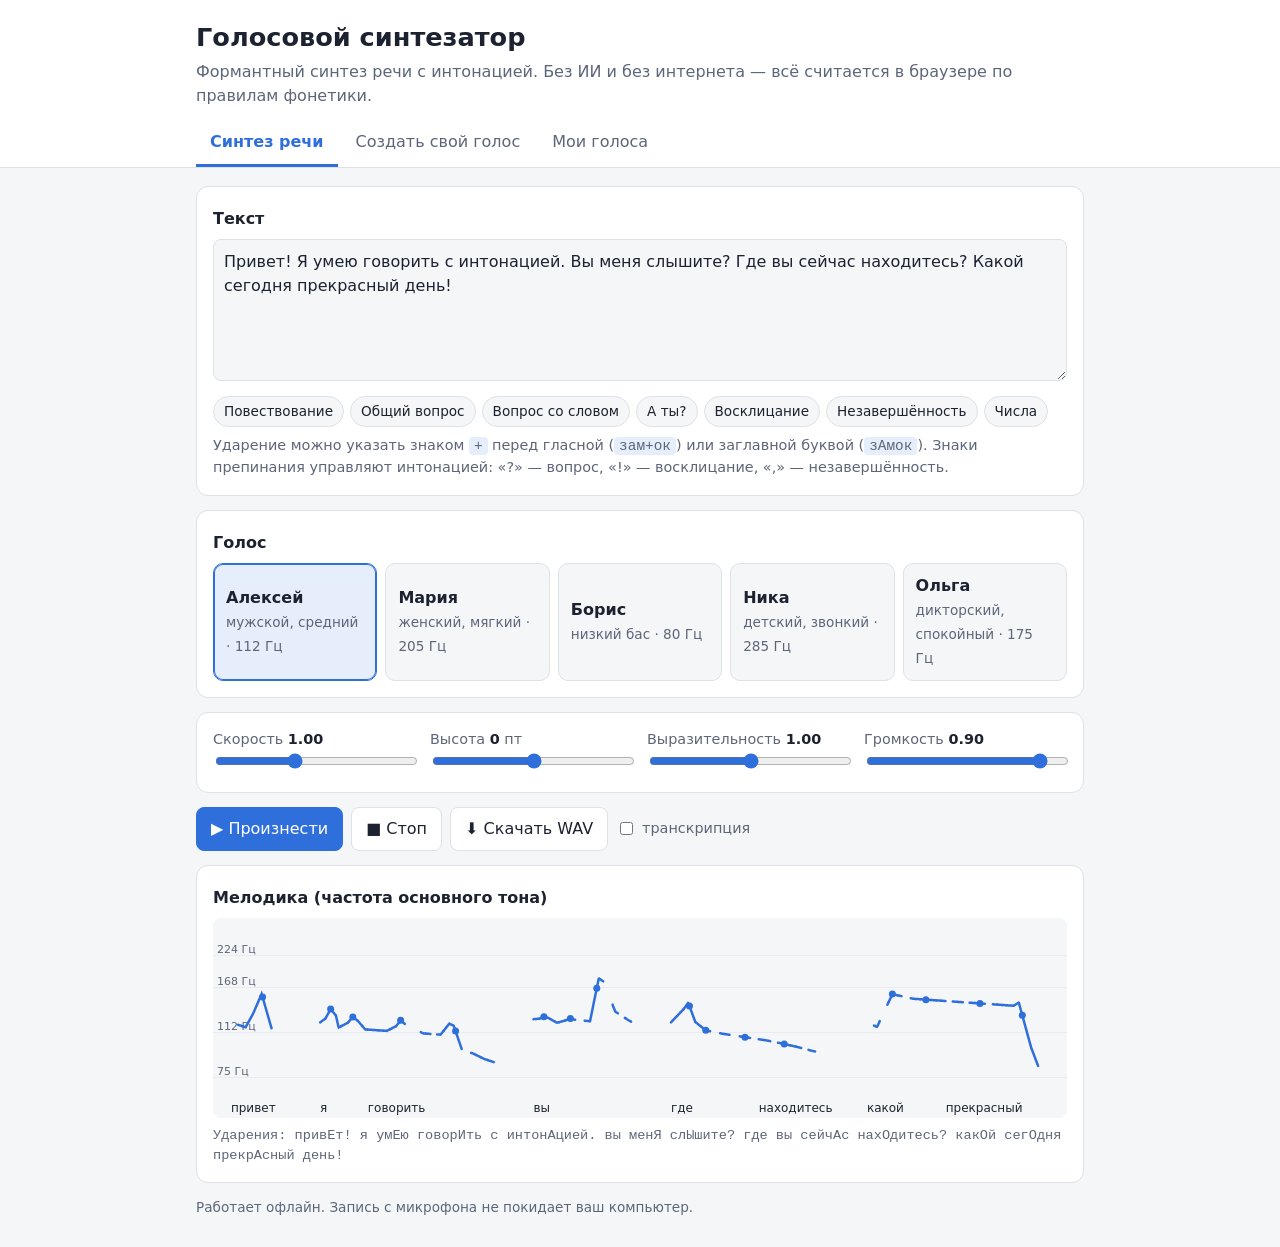
<file: index.html>
<!DOCTYPE html>
<html lang="ru">
<head>
  <meta charset="utf-8">
  <meta name="viewport" content="width=device-width, initial-scale=1, viewport-fit=cover">
  <title>Голосовой синтезатор</title>
  <meta name="description" content="Синтезатор речи с интонацией без ИИ: 5 системных голосов и создание своего голоса по записи.">
  <meta name="theme-color" content="#2f6fdb">
  <meta name="apple-mobile-web-app-capable" content="yes">
  <meta name="mobile-web-app-capable" content="yes">
  <meta name="apple-mobile-web-app-status-bar-style" content="default">
  <meta name="apple-mobile-web-app-title" content="Голос">
  <meta name="format-detection" content="telephone=no">
  <link rel="manifest" href="manifest.webmanifest">
  <link rel="apple-touch-icon" href="icons/apple-touch-icon.png">
  <link rel="icon" type="image/png" sizes="192x192" href="icons/icon-192.png">
  <link rel="stylesheet" href="css/style.css">
</head>
<body>
  <header class="top">
    <div class="wrap">
      <h1>Голосовой синтезатор</h1>
      <p class="sub">Формантный синтез речи с интонацией. Без ИИ и без интернета — всё считается в браузере по правилам фонетики.</p>
      <nav class="tabs" role="tablist">
        <button class="tab active" data-tab="synth" role="tab">Синтез речи</button>
        <button class="tab" data-tab="clone" role="tab">Создать свой голос</button>
        <button class="tab" data-tab="voices" role="tab">Мои голоса</button>
      </nav>
    </div>
  </header>

  <main class="wrap">
    <div id="iosInstall" class="card install hidden">
      <button id="iosInstallClose" class="close" aria-label="Закрыть">×</button>
      <b>Установите на iPhone</b>
      <ol>
        <li>Нажмите кнопку «Поделиться» <span class="share-ico" aria-hidden="true">⬆︎</span> внизу Safari.</li>
        <li>Выберите «На экран „Домой“» и нажмите «Добавить».</li>
      </ol>
      <p class="hint">Синтезатор появится на экране как приложение и будет работать без интернета. Совет: прибавьте громкость — звук идёт и в беззвучном режиме.</p>
    </div>
    <!-- ================= СИНТЕЗ ================= -->
    <section id="tab-synth" class="panel active">
      <div class="card">
        <label class="lbl" for="text">Текст</label>
        <textarea id="text" rows="5" spellcheck="false">Привет! Я умею говорить с интонацией. Вы меня слышите? Где вы сейчас находитесь? Какой сегодня прекрасный день!</textarea>
        <div class="examples" id="examples"></div>
        <p class="hint">Ударение можно указать знаком <code>+</code> перед гласной (<code>зам+ок</code>) или заглавной буквой (<code>зАмок</code>).
          Знаки препинания управляют интонацией: «?» — вопрос, «!» — восклицание, «,» — незавершённость.</p>
      </div>

      <div class="card">
        <div class="lbl">Голос</div>
        <div class="voices" id="voiceList"></div>
      </div>

      <div class="card controls">
        <div class="ctl">
          <label for="speed">Скорость <output id="speedOut">1.00</output></label>
          <input type="range" id="speed" min="0.5" max="1.8" step="0.05" value="1">
        </div>
        <div class="ctl">
          <label for="pitch">Высота <output id="pitchOut">0</output> пт</label>
          <input type="range" id="pitch" min="-8" max="8" step="1" value="0">
        </div>
        <div class="ctl">
          <label for="expr">Выразительность <output id="exprOut">1.00</output></label>
          <input type="range" id="expr" min="0" max="2" step="0.05" value="1">
        </div>
        <div class="ctl">
          <label for="volume">Громкость <output id="volumeOut">0.90</output></label>
          <input type="range" id="volume" min="0.1" max="1" step="0.05" value="0.9">
        </div>
      </div>

      <div class="actions">
        <button id="btnSpeak" class="btn primary">▶ Произнести</button>
        <button id="btnStop" class="btn">■ Стоп</button>
        <button id="btnWav" class="btn">⬇ Скачать WAV</button>
        <label class="chk"><input type="checkbox" id="showTr"> транскрипция</label>
      </div>

      <div class="card">
        <div class="lbl">Мелодика (частота основного тона)</div>
        <canvas id="pitchCanvas" height="200"></canvas>
        <div id="stressView" class="mono small"></div>
        <div id="trView" class="mono small hidden"></div>
      </div>
    </section>

    <!-- ================= СВОЙ ГОЛОС ================= -->
    <section id="tab-clone" class="panel">
      <ol class="steps" id="steps">
        <li data-step="1" class="current">Тишина</li>
        <li data-step="2">Фраза</li>
        <li data-step="3">Гласные</li>
        <li data-step="4">Готово</li>
      </ol>

      <div class="card step" id="step1">
        <h2>Вы в тихом месте?</h2>
        <p>Для хорошего результата нужна тишина: выключите музыку и телевизор, закройте окно, держите микрофон на расстоянии 15–30 см.</p>
        <p>Нажмите «Проверить тишину» и <b>помолчите 3 секунды</b> — мы измерим уровень фонового шума.</p>
        <div class="actions">
          <button id="btnNoise" class="btn primary">Да, проверить тишину</button>
          <button id="btnSkipNoise" class="btn ghost">Пропустить проверку</button>
        </div>
        <div class="meter"><div class="bar" id="meter1"></div></div>
        <div id="noiseResult" class="result"></div>
      </div>

      <div class="card step hidden" id="step2">
        <h2>Прочитайте фразу</h2>
        <p>Своим голосом или другим — как хотите, чтобы звучал новый голос. Читайте естественно, в обычном темпе, с интонацией (вопрос — как вопрос).</p>
        <blockquote id="phraseText" class="phrase"></blockquote>
        <div class="actions">
          <button id="btnRec2" class="btn rec">● Начать запись</button>
          <label class="btn ghost file">Загрузить аудиофайл<input type="file" id="file2" accept="audio/*" hidden></label>
        </div>
        <div class="meter"><div class="bar" id="meter2"></div></div>
        <div id="rec2Info" class="result"></div>
      </div>

      <div class="card step hidden" id="step3">
        <h2>Протяжно произнесите гласные</h2>
        <p>Скажите каждую гласную <b>протяжно (около секунды)</b>, делая паузу между ними:</p>
        <div class="vowels">А … О … У … Э … И … Ы</div>
        <p class="hint">Так мы точно измерим форманты — «отпечаток» формы вашего речевого тракта. Шаг можно пропустить: тогда тембр оценится по фразе.</p>
        <div class="actions">
          <button id="btnRec3" class="btn rec">● Начать запись</button>
          <label class="btn ghost file">Загрузить аудиофайл<input type="file" id="file3" accept="audio/*" hidden></label>
          <button id="btnSkipVowels" class="btn ghost">Пропустить</button>
        </div>
        <div class="meter"><div class="bar" id="meter3"></div></div>
        <div id="rec3Info" class="result"></div>
      </div>

      <div class="card step hidden" id="step4">
        <h2>Голос готов</h2>
        <div id="voiceReport"></div>
        <label class="lbl" for="voiceName">Название голоса</label>
        <input id="voiceName" type="text" maxlength="60" value="Мой голос">
        <label class="lbl" for="testText">Проверочная фраза</label>
        <input id="testText" type="text" value="Здравствуйте! Это мой новый синтезированный голос. Похоже получилось?">
        <div class="actions">
          <button id="btnTest" class="btn">▶ Прослушать</button>
          <button id="btnPlayOrig" class="btn ghost">▶ Оригинальная запись</button>
          <button id="btnSave" class="btn primary">Сохранить голос</button>
          <button id="btnRestart" class="btn ghost">Начать заново</button>
        </div>
        <div id="saveInfo" class="result"></div>
      </div>
    </section>

    <!-- ================= МОИ ГОЛОСА ================= -->
    <section id="tab-voices" class="panel">
      <div class="card">
        <h2>Сохранённые голоса</h2>
        <p class="hint">Голоса хранятся только в этом браузере. Их можно экспортировать в файл и загрузить на другом устройстве.</p>
        <div id="customList"></div>
        <div class="actions">
          <label class="btn ghost file">Импортировать голос (.json)<input type="file" id="importFile" accept=".json,application/json" hidden></label>
        </div>
        <div id="importInfo" class="result"></div>
      </div>
      <div class="card">
        <h2>Как это работает</h2>
        <ul class="about">
          <li><b>Текст → звуки.</b> Числа читаются прописью, ставится ударение (словарь, суффиксы, «ё», ваша разметка), применяются правила русской орфоэпии: аканье, иканье, оглушение, ассимиляция, мягкость.</li>
          <li><b>Интонация.</b> Мелодика строится по интонационным конструкциям русского языка (ИК-1…ИК-5): повествование, вопросы с вопросительным словом и без, сопоставление «А ты?», восклицание, незавершённость перед запятой; плюс деклинация, фразовые акценты, удлинение перед паузой.</li>
          <li><b>Звук.</b> Формантный синтезатор (схема Клатта): голосовой источник с джиттером и придыханием, резонаторы речевого тракта, шумовые источники для согласных.</li>
          <li><b>Свой голос.</b> По записи измеряются высота и диапазон тона (алгоритм YIN), форманты гласных (линейное предсказание), яркость тембра, придыхание и темп. Там, где нужно, параметры подбираются «анализом через синтез»: синтезатор произносит ту же фразу, и параметры подгоняются, пока измерения не совпадут.</li>
        </ul>
      </div>
    </section>
  </main>

  <footer class="wrap foot">Работает офлайн. Запись с микрофона не покидает ваш компьютер.</footer>

  <script src="js/dsp.js"></script>
  <script src="js/phonemes.js"></script>
  <script src="js/g2p.js"></script>
  <script src="js/prosody.js"></script>
  <script src="js/synth.js"></script>
  <script src="js/voices.js"></script>
  <script src="js/analyzer.js"></script>
  <script src="js/app.js"></script>
</body>
</html>
</file>
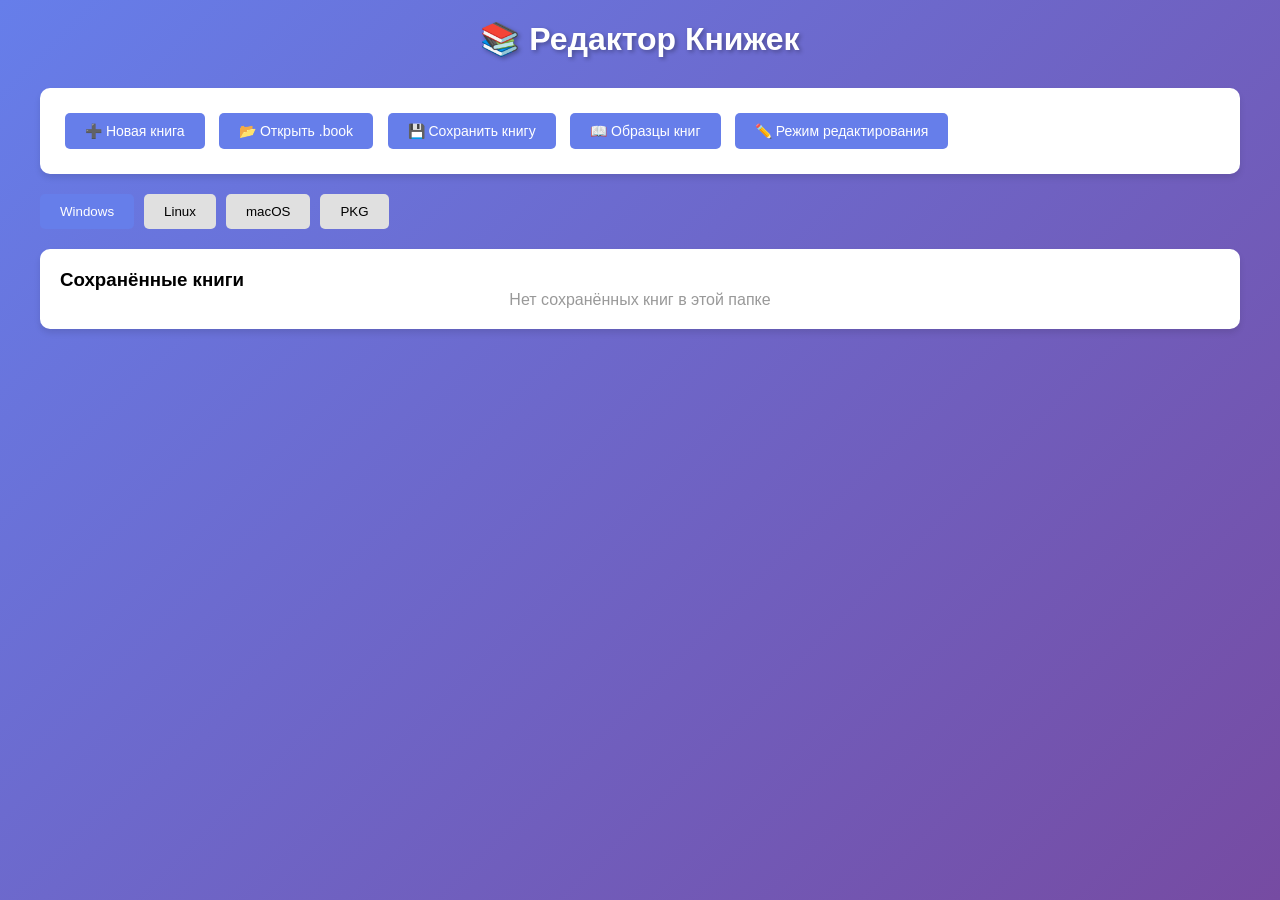
<file: book-editor/index.html>
<!DOCTYPE html>
<html lang="ru">
<head>
    <meta charset="UTF-8">
    <meta name="viewport" content="width=device-width, initial-scale=1.0">
    <title>Редактор Книжек</title>
    <style>
        * {
            margin: 0;
            padding: 0;
            box-sizing: border-box;
        }

        body {
            font-family: 'Segoe UI', Tahoma, Geneva, Verdana, sans-serif;
            background: linear-gradient(135deg, #667eea 0%, #764ba2 100%);
            min-height: 100vh;
            padding: 20px;
        }

        .container {
            max-width: 1200px;
            margin: 0 auto;
        }

        h1 {
            text-align: center;
            color: white;
            margin-bottom: 30px;
            text-shadow: 2px 2px 4px rgba(0,0,0,0.3);
        }

        .toolbar {
            background: white;
            padding: 20px;
            border-radius: 10px;
            margin-bottom: 20px;
            box-shadow: 0 4px 6px rgba(0,0,0,0.1);
        }

        .toolbar button {
            background: #667eea;
            color: white;
            border: none;
            padding: 10px 20px;
            margin: 5px;
            border-radius: 5px;
            cursor: pointer;
            font-size: 14px;
            transition: all 0.3s;
        }

        .toolbar button:hover {
            background: #5568d3;
            transform: translateY(-2px);
        }

        .toolbar input[type="file"] {
            display: none;
        }

        .book-container {
            background: white;
            border-radius: 10px;
            padding: 30px;
            box-shadow: 0 4px 6px rgba(0,0,0,0.1);
        }

        .page {
            display: none;
            animation: fadeIn 0.5s;
        }

        .page.active {
            display: block;
        }

        @keyframes fadeIn {
            from { opacity: 0; transform: translateY(20px); }
            to { opacity: 1; transform: translateY(0); }
        }

        .page-editor {
            border: 2px dashed #ddd;
            border-radius: 10px;
            padding: 20px;
            margin-bottom: 20px;
            min-height: 400px;
        }

        .page-editor textarea {
            width: 100%;
            min-height: 150px;
            border: 1px solid #ddd;
            border-radius: 5px;
            padding: 15px;
            font-size: 16px;
            resize: vertical;
            margin-top: 15px;
        }

        .page-image {
            max-width: 100%;
            max-height: 300px;
            border-radius: 10px;
            margin: 15px 0;
            display: block;
        }

        .navigation {
            display: flex;
            justify-content: center;
            align-items: center;
            gap: 20px;
            margin: 20px 0;
        }

        .navigation button {
            background: #667eea;
            color: white;
            border: none;
            padding: 12px 25px;
            border-radius: 5px;
            cursor: pointer;
            font-size: 16px;
        }

        .navigation button:disabled {
            background: #ccc;
            cursor: not-allowed;
        }

        .page-indicator {
            font-size: 18px;
            color: #333;
            font-weight: bold;
        }

        .modal {
            display: none;
            position: fixed;
            top: 0;
            left: 0;
            width: 100%;
            height: 100%;
            background: rgba(0,0,0,0.5);
            z-index: 1000;
            justify-content: center;
            align-items: center;
        }

        .modal.active {
            display: flex;
        }

        .modal-content {
            background: white;
            padding: 30px;
            border-radius: 10px;
            max-width: 500px;
            width: 90%;
        }

        .modal-content h2 {
            margin-bottom: 20px;
            color: #667eea;
        }

        .modal-content input,
        .modal-content textarea {
            width: 100%;
            padding: 10px;
            margin: 10px 0;
            border: 1px solid #ddd;
            border-radius: 5px;
        }

        .sample-books {
            display: grid;
            grid-template-columns: repeat(auto-fit, minmax(200px, 1fr));
            gap: 20px;
            margin-top: 20px;
        }

        .sample-book {
            background: #f5f5f5;
            padding: 20px;
            border-radius: 10px;
            cursor: pointer;
            transition: all 0.3s;
            text-align: center;
        }

        .sample-book:hover {
            background: #667eea;
            color: white;
            transform: scale(1.05);
        }

        .folder-tabs {
            display: flex;
            gap: 10px;
            margin-bottom: 20px;
        }

        .folder-tab {
            padding: 10px 20px;
            background: #e0e0e0;
            border: none;
            border-radius: 5px;
            cursor: pointer;
            transition: all 0.3s;
        }

        .folder-tab.active {
            background: #667eea;
            color: white;
        }

        .file-list {
            background: white;
            border-radius: 10px;
            padding: 20px;
            margin-top: 20px;
            box-shadow: 0 4px 6px rgba(0,0,0,0.1);
        }

        .file-item {
            padding: 10px;
            border-bottom: 1px solid #eee;
            display: flex;
            justify-content: space-between;
            align-items: center;
        }

        .file-item:last-child {
            border-bottom: none;
        }

        .file-actions button {
            margin-left: 5px;
            padding: 5px 10px;
            font-size: 12px;
        }

        .btn-edit { background: #4CAF50; }
        .btn-delete { background: #f44336; }
        .btn-open { background: #2196F3; }
    </style>
</head>
<body>
    <div class="container">
        <h1>📚 Редактор Книжек</h1>

        <div class="toolbar">
            <button onclick="createNewBook()">➕ Новая книга</button>
            <button onclick="document.getElementById('fileInput').click()">📂 Открыть .book</button>
            <input type="file" id="fileInput" accept=".book" onchange="loadBookFile(event)">
            <button onclick="saveBook()">💾 Сохранить книгу</button>
            <button onclick="showSampleBooks()">📖 Образцы книг</button>
            <button onclick="toggleEditMode()">✏️ Режим редактирования</button>
        </div>

        <div class="folder-tabs">
            <button class="folder-tab active" onclick="switchFolder('windows')">Windows</button>
            <button class="folder-tab" onclick="switchFolder('linux')">Linux</button>
            <button class="folder-tab" onclick="switchFolder('macos')">macOS</button>
            <button class="folder-tab" onclick="switchFolder('pkg')">PKG</button>
        </div>

        <div class="file-list" id="fileList">
            <h3>Сохранённые книги</h3>
            <div id="filesContainer"></div>
        </div>

        <div class="book-container" id="bookContainer" style="display: none;">
            <div class="navigation">
                <button onclick="previousPage()" id="prevBtn">← Назад</button>
                <span class="page-indicator" id="pageIndicator">Страница 1 из 6</span>
                <button onclick="nextPage()" id="nextBtn">Вперёд →</button>
            </div>

            <div id="pagesContainer"></div>

            <div class="navigation">
                <button onclick="addPage()" id="addPageBtn" style="display: none;">+ Добавить страницу</button>
                <button onclick="deletePage()" id="deletePageBtn" style="display: none; background: #f44336;">🗑️ Удалить страницу</button>
            </div>
        </div>
    </div>

    <!-- Modal for new book -->
    <div class="modal" id="newBookModal">
        <div class="modal-content">
            <h2>Создать новую книгу</h2>
            <input type="text" id="bookTitle" placeholder="Название книги">
            <textarea id="bookDescription" placeholder="Описание (необязательно)" rows="3"></textarea>
            <div style="margin-top: 20px;">
                <button onclick="confirmNewBook()" style="background: #667eea; color: white; border: none; padding: 10px 20px; border-radius: 5px; cursor: pointer;">Создать</button>
                <button onclick="closeModal('newBookModal')" style="background: #ccc; color: #333; border: none; padding: 10px 20px; border-radius: 5px; cursor: pointer; margin-left: 10px;">Отмена</button>
            </div>
        </div>
    </div>

    <!-- Modal for sample books -->
    <div class="modal" id="sampleModal">
        <div class="modal-content">
            <h2>📖 Выберите образец книги</h2>
            <div class="sample-books" id="sampleBooksContainer"></div>
            <button onclick="closeModal('sampleModal')" style="margin-top: 20px; background: #ccc; color: #333; border: none; padding: 10px 20px; border-radius: 5px; cursor: pointer; width: 100%;">Закрыть</button>
        </div>
    </div>

    <script>
        let currentBook = null;
        let currentPage = 0;
        let editMode = false;
        let currentFolder = 'windows';
        let savedBooks = JSON.parse(localStorage.getItem('savedBooks') || '{}');

        // Initialize
        document.addEventListener('DOMContentLoaded', () => {
            updateFileList();
        });

        function switchFolder(folder) {
            currentFolder = folder;
            document.querySelectorAll('.folder-tab').forEach(tab => {
                tab.classList.remove('active');
                if (tab.textContent.toLowerCase().includes(folder)) {
                    tab.classList.add('active');
                }
            });
            updateFileList();
        }

        function updateFileList() {
            const container = document.getElementById('filesContainer');
            const folderBooks = savedBooks[currentFolder] || [];
            
            if (folderBooks.length === 0) {
                container.innerHTML = '<p style="color: #999; text-align: center;">Нет сохранённых книг в этой папке</p>';
                return;
            }

            container.innerHTML = folderBooks.map((book, index) => `
                <div class="file-item">
                    <div>
                        <strong>${book.title}</strong>
                        <br><small>${book.pages ? book.pages.length : 0} страниц | ${new Date(book.savedAt).toLocaleDateString()}</small>
                    </div>
                    <div class="file-actions">
                        <button class="btn-open" onclick="openSavedBook(${index})">Открыть</button>
                        <button class="btn-delete" onclick="deleteSavedBook(${index})">Удалить</button>
                    </div>
                </div>
            `).join('');
        }

        function createNewBook() {
            document.getElementById('newBookModal').classList.add('active');
        }

        function confirmNewBook() {
            const title = document.getElementById('bookTitle').value.trim();
            if (!title) {
                alert('Введите название книги!');
                return;
            }

            currentBook = {
                title: title,
                description: document.getElementById('bookDescription').value.trim(),
                pages: [
                    { text: '', image: null }
                ],
                savedAt: new Date().toISOString()
            };

            currentPage = 0;
            editMode = true;
            renderBook();
            closeModal('newBookModal');
            document.getElementById('bookContainer').style.display = 'block';
        }

        function renderBook() {
            if (!currentBook) return;

            const container = document.getElementById('pagesContainer');
            const page = currentBook.pages[currentPage];

            container.innerHTML = `
                <div class="page active">
                    <div class="page-editor">
                        ${page.image ? `<img src="${page.image}" class="page-image" alt="Illustration">` : ''}
                        ${editMode ? `
                            <label style="display: inline-block; background: #667eea; color: white; padding: 10px 20px; border-radius: 5px; cursor: pointer; margin: 10px 0;">
                                📷 Загрузить картинку
                                <input type="file" accept="image/*" onchange="uploadImage(event)" style="display: none;">
                            </label>
                            <button onclick="removeImage()" style="background: #f44336; color: white; border: none; padding: 10px 20px; border-radius: 5px; cursor: pointer; margin: 10px 0;">❌ Удалить картинку</button>
                        ` : ''}
                        <textarea 
                            placeholder="${editMode ? 'Введите текст страницы...' : ''}" 
                            ${editMode ? '' : 'readonly'}
                            onchange="updatePageText(this.value)"
                        >${page.text}</textarea>
                    </div>
                </div>
            `;

            updateNavigation();
        }

        function uploadImage(event) {
            const file = event.target.files[0];
            if (file) {
                const reader = new FileReader();
                reader.onload = function(e) {
                    currentBook.pages[currentPage].image = e.target.result;
                    renderBook();
                };
                reader.readAsDataURL(file);
            }
        }

        function removeImage() {
            currentBook.pages[currentPage].image = null;
            renderBook();
        }

        function updatePageText(text) {
            currentBook.pages[currentPage].text = text;
        }

        function updateNavigation() {
            document.getElementById('pageIndicator').textContent = `Страница ${currentPage + 1} из ${currentBook.pages.length}`;
            document.getElementById('prevBtn').disabled = currentPage === 0;
            document.getElementById('nextBtn').disabled = currentPage === currentBook.pages.length - 1;
            document.getElementById('addPageBtn').style.display = editMode ? 'inline-block' : 'none';
            document.getElementById('deletePageBtn').style.display = editMode && currentBook.pages.length > 1 ? 'inline-block' : 'none';
        }

        function nextPage() {
            if (currentPage < currentBook.pages.length - 1) {
                currentPage++;
                renderBook();
            }
        }

        function previousPage() {
            if (currentPage > 0) {
                currentPage--;
                renderBook();
            }
        }

        function addPage() {
            currentBook.pages.push({ text: '', image: null });
            currentPage = currentBook.pages.length - 1;
            renderBook();
        }

        function deletePage() {
            if (currentBook.pages.length > 1) {
                if (confirm('Удалить эту страницу?')) {
                    currentBook.pages.splice(currentPage, 1);
                    if (currentPage >= currentBook.pages.length) {
                        currentPage = currentBook.pages.length - 1;
                    }
                    renderBook();
                }
            }
        }

        function saveBook() {
            if (!currentBook) {
                alert('Нет открытой книги для сохранения!');
                return;
            }

            if (!savedBooks[currentFolder]) {
                savedBooks[currentFolder] = [];
            }

            const existingIndex = savedBooks[currentFolder].findIndex(b => b.title === currentBook.title);
            currentBook.savedAt = new Date().toISOString();

            if (existingIndex >= 0) {
                savedBooks[currentFolder][existingIndex] = currentBook;
            } else {
                savedBooks[currentFolder].push(currentBook);
            }

            localStorage.setItem('savedBooks', JSON.stringify(savedBooks));
            updateFileList();
            alert(`Книга "${currentBook.title}" сохранена в папку ${currentFolder}!`);
        }

        function openSavedBook(index) {
            currentBook = JSON.parse(JSON.stringify(savedBooks[currentFolder][index]));
            currentPage = 0;
            editMode = false;
            document.getElementById('bookContainer').style.display = 'block';
            renderBook();
        }

        function deleteSavedBook(index) {
            if (confirm('Вы уверены, что хотите удалить эту книгу?')) {
                savedBooks[currentFolder].splice(index, 1);
                localStorage.setItem('savedBooks', JSON.stringify(savedBooks));
                updateFileList();
            }
        }

        function loadBookFile(event) {
            const file = event.target.files[0];
            if (file) {
                const reader = new FileReader();
                reader.onload = function(e) {
                    try {
                        currentBook = JSON.parse(e.target.result);
                        currentPage = 0;
                        editMode = true;
                        document.getElementById('bookContainer').style.display = 'block';
                        renderBook();
                        alert(`Книга "${currentBook.title}" загружена!`);
                    } catch (error) {
                        alert('Ошибка при загрузке файла!');
                    }
                };
                reader.readAsText(file);
            }
        }

        function saveBookToFile() {
            if (!currentBook) {
                alert('Нет книги для экспорта!');
                return;
            }

            const dataStr = JSON.stringify(currentBook, null, 2);
            const dataBlob = new Blob([dataStr], { type: 'application/json' });
            const url = URL.createObjectURL(dataBlob);
            const link = document.createElement('a');
            link.href = url;
            link.download = `${currentBook.title.replace(/[^a-z0-9]/gi, '_')}.book`;
            link.click();
            URL.revokeObjectURL(url);
        }

        function toggleEditMode() {
            if (!currentBook) {
                alert('Сначала откройте или создайте книгу!');
                return;
            }
            editMode = !editMode;
            renderBook();
            alert(editMode ? 'Режим редактирования включён' : 'Режим чтения включён');
        }

        function showSampleBooks() {
            const container = document.getElementById('sampleBooksContainer');
            container.innerHTML = `
                <div class="sample-book" onclick="loadSampleBook('future')">
                    <h3>🚀 Путешествие в будущее</h3>
                    <p>История о технологиях завтрашнего дня</p>
                    <small>6 страниц</small>
                </div>
                <div class="sample-book" onclick="loadSampleBook('space')">
                    <h3>🌟 Космические приключения</h3>
                    <p>Путешествие к звёздам</p>
                    <small>6 страниц</small>
                </div>
                <div class="sample-book" onclick="loadSampleBook('nature')">
                    <h3>🌿 Чудеса природы</h3>
                    <p>Удивительный мир вокруг нас</p>
                    <small>6 страниц</small>
                </div>
            `;
            document.getElementById('sampleModal').classList.add('active');
        }

        function loadSampleBook(type) {
            const samples = {
                future: {
                    title: 'Путешествие в будущее',
                    description: 'История о технологиях завтрашнего дня',
                    pages: [
                        {
                            text: 'Глава 1: Начало пути\n\n2050 год. Алекс проснулся в своей умной капсуле, которая мягко разбудила его симуляцией рассвета. За окном парили летающие автомобили, а небо было чистым благодаря экологическим куполам.',
                            image: generatePlaceholder('city')
                        },
                        {
                            text: 'Глава 2: Утро будущего\n\nЗавтрак приготовил робот-помощник. Еда была напечатана на 3D-принтере с учётом всех необходимых витаминов. Алекс проверил новости через нейроинтерфейс — прямая связь с интернетом!',
                            image: generatePlaceholder('robot')
                        },
                        {
                            text: 'Глава 3: Работа в виртуальности\n\nАлекс работал архитектором виртуальных миров. Он надевал лёгкий шлем и оказывался в цифровом пространстве, где создавал целые города силой мысли.',
                            image: generatePlaceholder('vr')
                        },
                        {
                            text: 'Глава 4: Обед с друзьями\n\nВ обеденный перерыв Алекс встретился с друзьями в голографическом кафе. Они могли быть в разных странах, но чувствовали себя рядом благодаря технологии полного присутствия.',
                            image: generatePlaceholder('friends')
                        },
                        {
                            text: 'Глава 5: Вечерние открытия\n\nПосле работы Алекс посетил музей космических достижений. Люди уже колонизировали Марс и добывали ресурсы на астероидах. Мечты становились реальностью!',
                            image: generatePlaceholder('space')
                        },
                        {
                            text: 'Глава 6: Надежды на завтра\n\nЛожась спать, Алекс думал о том, какое будущее ждёт его детей. Мир стал лучше благодаря технологиям и заботе о планете. Завтра начнётся новое приключение!',
                            image: generatePlaceholder('stars')
                        }
                    ]
                },
                space: {
                    title: 'Космические приключения',
                    description: 'Путешествие к звёздам',
                    pages: [
                        { text: 'Глава 1: Старт ракеты', image: generatePlaceholder('rocket') },
                        { text: 'Глава 2: Невесомость', image: generatePlaceholder('space') },
                        { text: 'Глава 3: Лунная база', image: generatePlaceholder('moon') },
                        { text: 'Глава 4: Марсианский пейзаж', image: generatePlaceholder('mars') },
                        { text: 'Глава 5: Глубокий космос', image: generatePlaceholder('galaxy') },
                        { text: 'Глава 6: Возвращение домой', image: generatePlaceholder('earth') }
                    ]
                },
                nature: {
                    title: 'Чудеса природы',
                    description: 'Удивительный мир вокруг нас',
                    pages: [
                        { text: 'Глава 1: Утренний лес', image: generatePlaceholder('forest') },
                        { text: 'Глава 2: Горные вершины', image: generatePlaceholder('mountain') },
                        { text: 'Глава 3: Океанские глубины', image: generatePlaceholder('ocean') },
                        { text: 'Глава 4: Пустынные дюны', image: generatePlaceholder('desert') },
                        { text: 'Глава 5: Полярное сияние', image: generatePlaceholder('aurora') },
                        { text: 'Глава 6: Цветущий сад', image: generatePlaceholder('garden') }
                    ]
                }
            };

            currentBook = JSON.parse(JSON.stringify(samples[type]));
            currentPage = 0;
            editMode = true;
            document.getElementById('bookContainer').style.display = 'block';
            renderBook();
            closeModal('sampleModal');
        }

        function generatePlaceholder(type) {
            const colors = {
                city: '667eea',
                robot: '764ba2',
                vr: 'f093fb',
                friends: 'f5576c',
                space: '4facfe',
                stars: '43e97b',
                rocket: 'fa709a',
                moon: 'fee140',
                mars: 'fa709a',
                galaxy: 'a18cd1',
                earth: '4facfe',
                forest: '43e97b',
                mountain: 'a18cd1',
                ocean: '4facfe',
                desert: 'fee140',
                aurora: 'f093fb',
                garden: '43e97b'
            };
            return `https://placehold.co/600x400/${colors[type] || '667eea'}/ffffff?text=${encodeURIComponent(type)}`;
        }

        function closeModal(modalId) {
            document.getElementById(modalId).classList.remove('active');
        }

        // Close modals on outside click
        window.onclick = function(event) {
            if (event.target.classList.contains('modal')) {
                event.target.classList.remove('active');
            }
        }
    </script>
</body>
</html>
</file>
<file: css/style.css>
:root {
  --bg: #f5f6f8;
  --card: #ffffff;
  --text: #1c2230;
  --muted: #5d6679;
  --line: #dde1e8;
  --accent: #2f6fdb;
  --accent-soft: #e6eefc;
  --rec: #d83a3a;
  --ok: #1f8a4c;
  --warn: #b7791f;
  --bad: #c53030;
  --curve: #2f6fdb;
  --grid: #e8ebf0;
}
@media (prefers-color-scheme: dark) {
  :root {
    --bg: #12151b;
    --card: #1b2029;
    --text: #e6e9ef;
    --muted: #9aa3b5;
    --line: #2d3442;
    --accent: #6c9cf0;
    --accent-soft: #233151;
    --rec: #ef6464;
    --ok: #4cc47f;
    --warn: #e0a84a;
    --bad: #f07070;
    --curve: #7aa7f5;
    --grid: #262c38;
  }
}
* { box-sizing: border-box; }
html { -webkit-text-size-adjust: 100%; }
body {
  margin: 0;
  padding-left: env(safe-area-inset-left);
  padding-right: env(safe-area-inset-right);
  -webkit-tap-highlight-color: transparent;
  background: var(--bg);
  color: var(--text);
  font: 16px/1.5 system-ui, -apple-system, "Segoe UI", Roboto, sans-serif;
}
.wrap { max-width: 920px; margin: 0 auto; padding: 0 16px; }
.top { background: var(--card); border-bottom: 1px solid var(--line); padding-top: calc(18px + env(safe-area-inset-top)); margin-bottom: 18px; }
button, .btn, .chip, .voice, .tab, input[type=range] { touch-action: manipulation; }
.install { position: relative; border-color: var(--accent); background: var(--accent-soft); }
.install ol { margin: 6px 0; padding-left: 20px; }
.install .close { position: absolute; top: 6px; right: 8px; border: 0; background: none; color: var(--muted); font-size: 1.5rem; line-height: 1; padding: 6px; cursor: pointer; }
.share-ico { display: inline-block; border: 1px solid var(--accent); border-radius: 4px; padding: 0 4px; color: var(--accent); }
h1 { margin: 0; font-size: 1.6rem; }
h2 { margin: 0 0 8px; font-size: 1.2rem; }
.sub { margin: 4px 0 12px; color: var(--muted); }
.tabs { display: flex; gap: 4px; flex-wrap: wrap; }
.tab {
  border: 0; background: none; color: var(--muted); font: inherit; padding: 10px 14px; cursor: pointer;
  border-bottom: 3px solid transparent;
}
.tab.active { color: var(--accent); border-bottom-color: var(--accent); font-weight: 600; }
.panel { display: none; }
.panel.active { display: block; }
.card { background: var(--card); border: 1px solid var(--line); border-radius: 12px; padding: 16px; margin-bottom: 14px; }
.lbl { display: block; font-weight: 600; margin: 4px 0 8px; }
textarea, input[type=text] {
  width: 100%; font: inherit; color: var(--text); background: var(--bg); border: 1px solid var(--line);
  border-radius: 8px; padding: 10px; resize: vertical;
}
.hint { color: var(--muted); font-size: 0.9rem; margin: 8px 0 0; }
code { background: var(--accent-soft); padding: 1px 5px; border-radius: 4px; }
.examples { display: flex; flex-wrap: wrap; gap: 6px; margin-top: 8px; }
.chip {
  border: 1px solid var(--line); background: var(--bg); color: var(--text); border-radius: 999px;
  padding: 4px 10px; font: inherit; font-size: 0.85rem; cursor: pointer;
}
.chip:hover { border-color: var(--accent); }
.voices { display: grid; grid-template-columns: repeat(auto-fill, minmax(160px, 1fr)); gap: 8px; }
.voice {
  text-align: left; border: 1px solid var(--line); background: var(--bg); color: var(--text); border-radius: 10px;
  padding: 10px 12px; cursor: pointer; font: inherit;
}
.voice b { display: block; }
.voice span { color: var(--muted); font-size: 0.85rem; }
.voice.sel { border-color: var(--accent); background: var(--accent-soft); box-shadow: inset 0 0 0 1px var(--accent); }
.voice .tag { display: inline-block; font-size: 0.7rem; color: var(--accent); margin-left: 4px; }
.controls { display: grid; grid-template-columns: repeat(auto-fit, minmax(190px, 1fr)); gap: 14px; }
.ctl label { display: block; font-size: 0.9rem; color: var(--muted); }
.ctl output { color: var(--text); font-weight: 600; }
input[type=range] { width: 100%; accent-color: var(--accent); }
.actions { display: flex; flex-wrap: wrap; gap: 8px; align-items: center; margin: 10px 0 14px; }
.btn {
  border: 1px solid var(--line); background: var(--card); color: var(--text); border-radius: 8px;
  padding: 9px 14px; font: inherit; cursor: pointer;
}
.btn:hover { border-color: var(--accent); }
.btn:disabled { opacity: 0.5; cursor: default; }
.btn.primary { background: var(--accent); color: #fff; border-color: var(--accent); }
.btn.rec { color: var(--rec); border-color: var(--rec); font-weight: 600; }
.btn.rec.on { background: var(--rec); color: #fff; }
.btn.ghost { background: transparent; }
.btn.file { display: inline-block; }
.chk { color: var(--muted); font-size: 0.9rem; display: inline-flex; gap: 6px; align-items: center; }
canvas { width: 100%; display: block; border-radius: 8px; background: var(--bg); }
.mono { font-family: ui-monospace, "Cascadia Mono", Menlo, Consolas, monospace; }
.small { font-size: 0.85rem; color: var(--muted); margin-top: 8px; word-wrap: break-word; }
.hidden { display: none !important; }
.steps { list-style: none; padding: 0; margin: 0 0 14px; display: flex; gap: 6px; flex-wrap: wrap; counter-reset: st; }
.steps li {
  counter-increment: st; padding: 6px 12px; border-radius: 999px; background: var(--card); border: 1px solid var(--line);
  color: var(--muted); font-size: 0.9rem;
}
.steps li::before { content: counter(st) ". "; }
.steps li.current { border-color: var(--accent); color: var(--accent); font-weight: 600; }
.steps li.done { color: var(--ok); border-color: var(--ok); }
.meter { height: 8px; background: var(--bg); border: 1px solid var(--line); border-radius: 4px; overflow: hidden; }
.meter .bar { height: 100%; width: 0; background: var(--ok); transition: width 0.08s linear; }
.result { margin-top: 10px; }
.result .ok { color: var(--ok); }
.result .warn { color: var(--warn); }
.result .bad { color: var(--bad); }
.phrase { margin: 10px 0; padding: 12px 16px; border-left: 4px solid var(--accent); background: var(--accent-soft); border-radius: 0 8px 8px 0; font-size: 1.1rem; }
.vowels { font-size: 1.8rem; font-weight: 600; letter-spacing: 0.05em; margin: 8px 0; color: var(--accent); }
.report { display: grid; grid-template-columns: repeat(auto-fill, minmax(200px, 1fr)); gap: 8px; margin-bottom: 12px; }
.report div { background: var(--bg); border-radius: 8px; padding: 8px 10px; }
.report b { display: block; font-size: 1.1rem; }
.report span { color: var(--muted); font-size: 0.85rem; }
.vrow { display: flex; flex-wrap: wrap; gap: 8px; align-items: center; justify-content: space-between; padding: 10px 0; border-bottom: 1px solid var(--line); }
.vrow:last-child { border-bottom: 0; }
.vrow .meta { color: var(--muted); font-size: 0.85rem; }
.about li { margin-bottom: 8px; }
.foot { color: var(--muted); font-size: 0.85rem; padding-bottom: calc(30px + env(safe-area-inset-bottom)); }
@media (max-width: 520px) {
  h1 { font-size: 1.3rem; }
  .vowels { font-size: 1.3rem; }
  .btn { flex: 1 1 auto; min-height: 44px; }
  .voices { grid-template-columns: repeat(2, 1fr); }
  .tab { padding: 10px 8px; }
}
</file>
